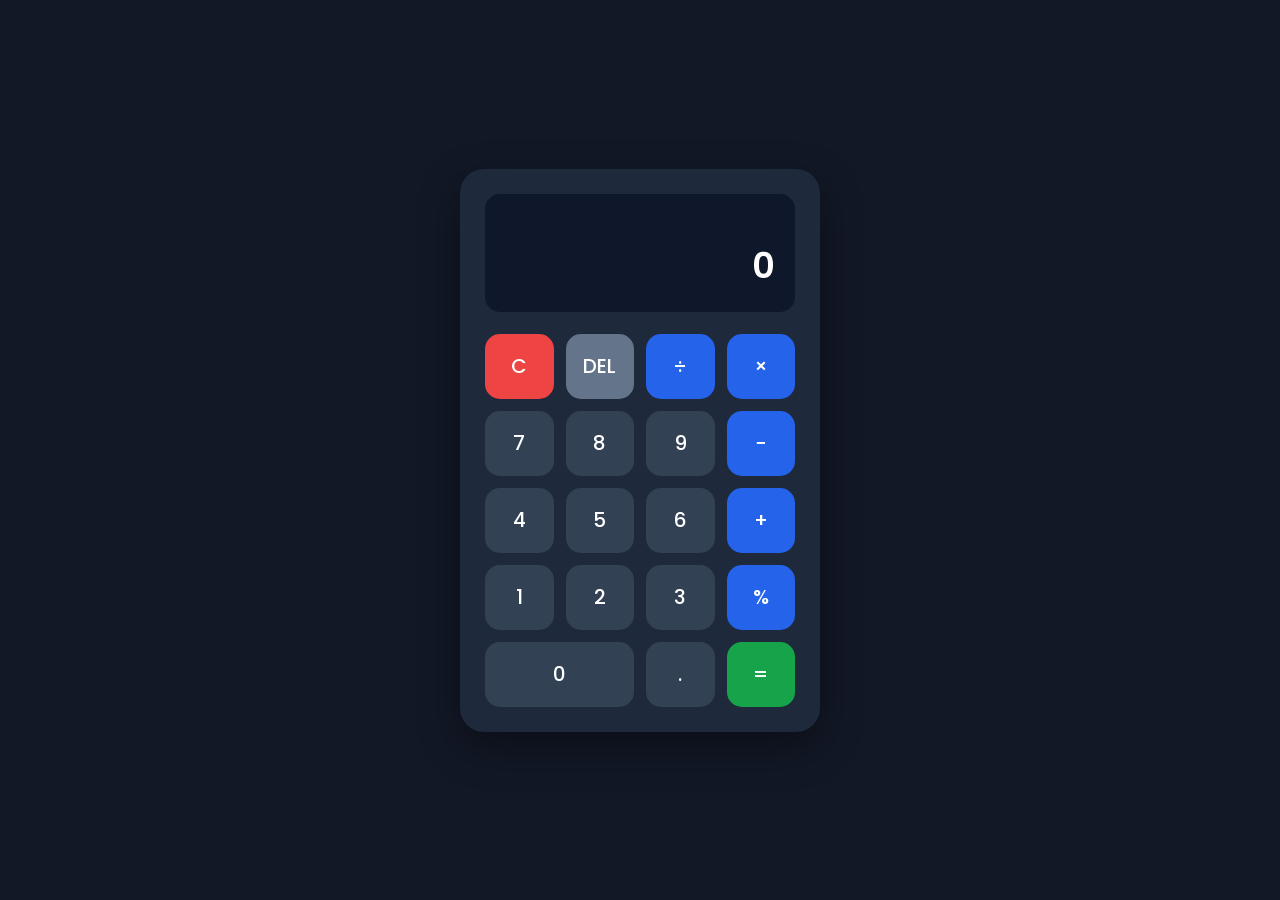
<file: WebDev-L2-Calculator/index.html>
<!doctype html>
<html lang="en">
  <head>
    <meta charset="UTF-8" />
    <meta name="viewport" content="width=device-width, initial-scale=1.0" />

    <title>Modern Calculator</title>

    <link rel="stylesheet" href="style.css" />
  </head>

  <body>
    <div class="calculator">
      <!-- Calculator Display -->
      <div class="display">
        <div class="previous-operand" id="previousOperand"></div>
        <div class="current-operand" id="currentOperand">0</div>
      </div>

      <!-- Calculator Buttons -->
      <div class="buttons">
        <button class="btn clear" data-action="clear">C</button>
        <button class="btn delete" data-action="delete">DEL</button>
        <button class="btn operator" data-operator="÷">÷</button>
        <button class="btn operator" data-operator="×">×</button>

        <button class="btn number" data-number="7">7</button>
        <button class="btn number" data-number="8">8</button>
        <button class="btn number" data-number="9">9</button>
        <button class="btn operator" data-operator="-">−</button>

        <button class="btn number" data-number="4">4</button>
        <button class="btn number" data-number="5">5</button>
        <button class="btn number" data-number="6">6</button>
        <button class="btn operator" data-operator="+">+</button>

        <button class="btn number" data-number="1">1</button>
        <button class="btn number" data-number="2">2</button>
        <button class="btn number" data-number="3">3</button>
        <button class="btn operator" data-operator="%">%</button>

        <button class="btn number zero" data-number="0">0</button>
        <button class="btn number" data-action="decimal">.</button>
        <button class="btn equal" data-action="calculate">=</button>
      </div>
    </div>

    <script src="script.js"></script>
  </body>
</html>
</file>
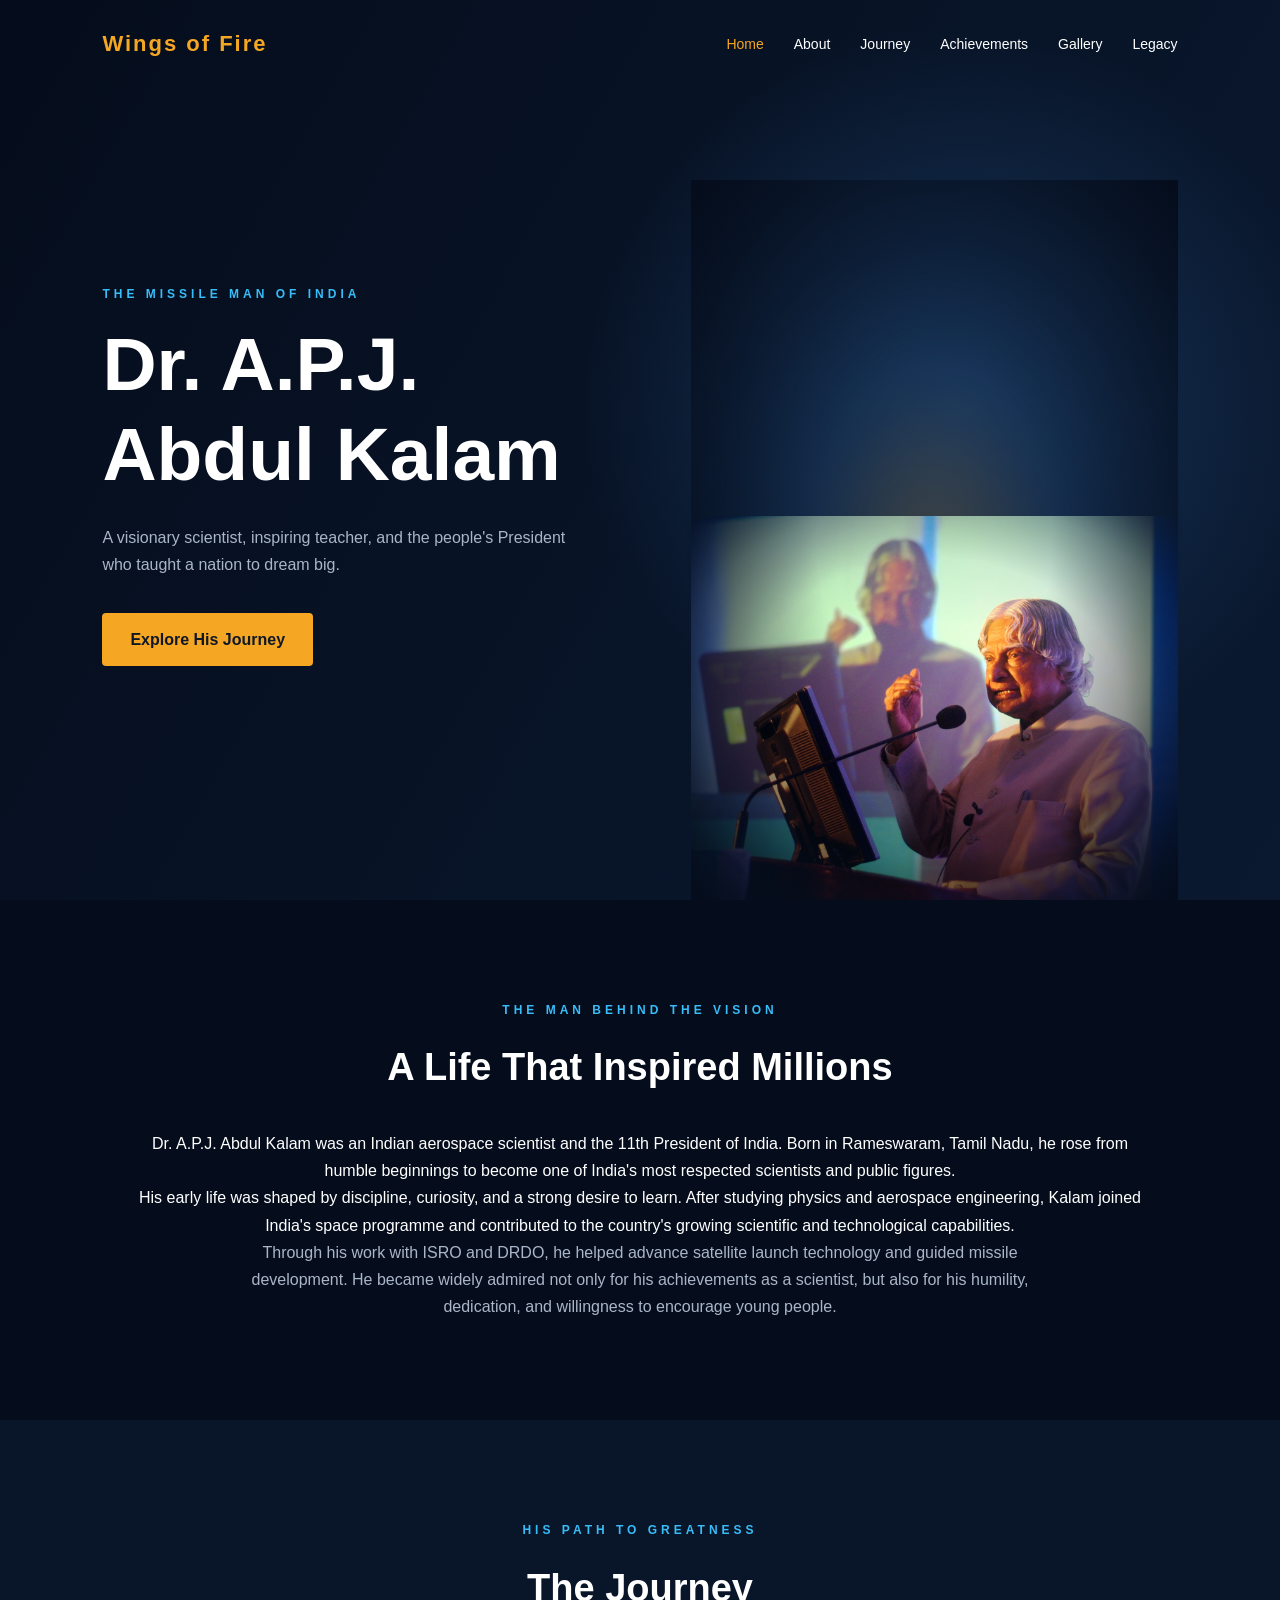
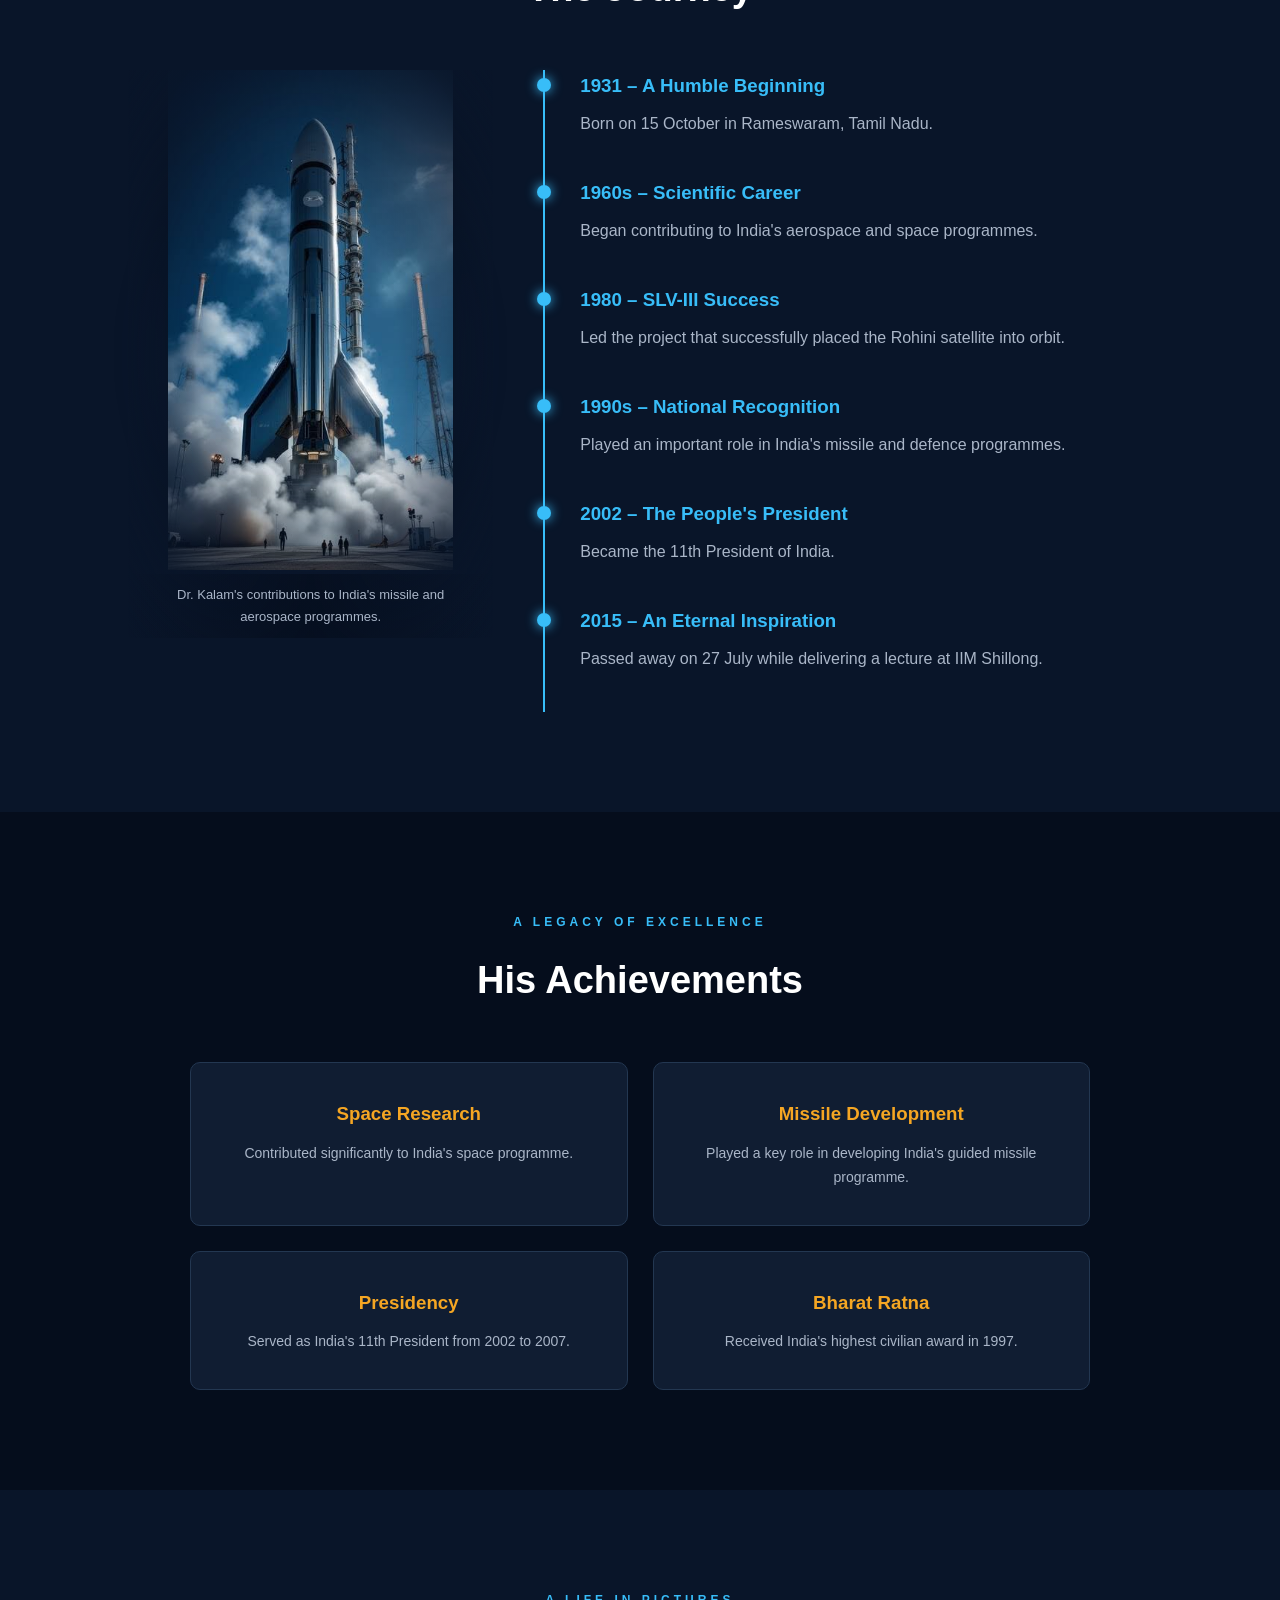
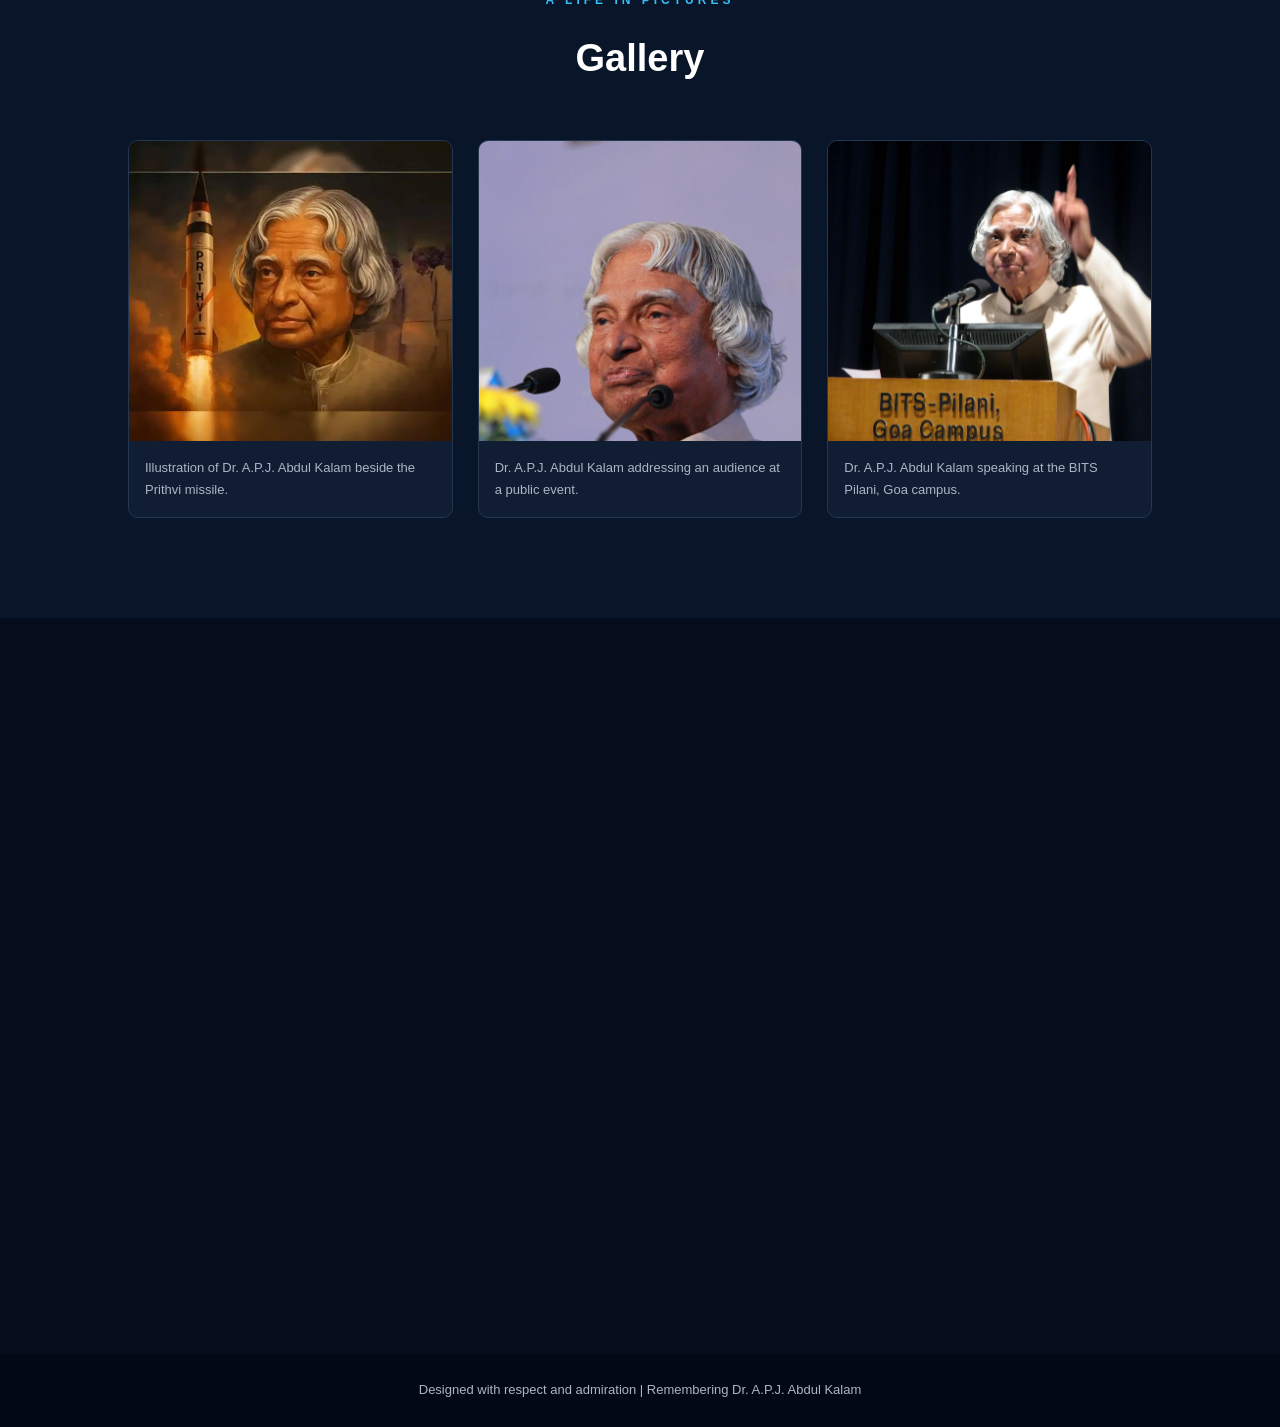
<file: WebDev-L2-TributePage/index.html>
<!doctype html>
<html lang="en">
  <head>
    <meta charset="UTF-8" />
    <meta name="viewport" content="width=device-width, initial-scale=1.0" />
    <title>Wings of Fire | Dr. A.P.J. Abdul Kalam</title>
    <link rel="stylesheet" href="style.css" />
  </head>
  <body>
    <header class="hero" id="home">
      <nav class="navbar">
        <h2 class="logo">Wings of Fire</h2>

        <ul class="nav-links">
          <li><a href="#home">Home</a></li>
          <li><a href="#about">About</a></li>
          <li><a href="#journey">Journey</a></li>
          <li><a href="#achievements">Achievements</a></li>
          <li><a href="#gallery">Gallery</a></li>
          <li><a href="#legacy">Legacy</a></li>
        </ul>
      </nav>

      <div class="hero-content">
        <p class="subtitle">THE MISSILE MAN OF INDIA</p>
        <h1>Dr. A.P.J.<br />Abdul Kalam</h1>
        <p class="hero-description">
          A visionary scientist, inspiring teacher, and the people's President
          who taught a nation to dream big.
        </p>
        <a href="#about" class="hero-btn">Explore His Journey</a>
      </div>

      <div class="hero-image">
        <img src="Asset/image1.jpg" alt="Dr. A.P.J. Abdul Kalam" />
      </div>
    </header>

    <main>
      <section class="about section" id="about">
        <p class="section-label">THE MAN BEHIND THE VISION</p>
        <h2>A Life That Inspired Millions</h2>

        <p>
          Dr. A.P.J. Abdul Kalam was an Indian aerospace scientist and the 11th
          President of India. Born in Rameswaram, Tamil Nadu, he rose from
          humble beginnings to become one of India's most respected scientists
          and public figures.
        </p>

        <p>
          His early life was shaped by discipline, curiosity, and a strong
          desire to learn. After studying physics and aerospace engineering,
          Kalam joined India's space programme and contributed to the country's
          growing scientific and technological capabilities.
        </p>

        <p>
          Through his work with ISRO and DRDO, he helped advance satellite
          launch technology and guided missile development. He became widely
          admired not only for his achievements as a scientist, but also for his
          humility, dedication, and willingness to encourage young people.
        </p>
      </section>

      <section class="journey section" id="journey">
        <p class="section-label">HIS PATH TO GREATNESS</p>
        <h2>The Journey</h2>

        <div class="journey-layout">
          <figure class="journey-visual">
            <img
              src="Asset/missile.jpg"
              alt="Missile launch representing Dr. A.P.J. Abdul Kalam's aerospace work"
              loading="lazy"
            />
            <figcaption>
              Dr. Kalam's contributions to India's missile and aerospace
              programmes.
            </figcaption>
          </figure>

          <div class="timeline">
            <div class="timeline-item">
              <h3>1931 – A Humble Beginning</h3>
              <p>Born on 15 October in Rameswaram, Tamil Nadu.</p>
            </div>

            <div class="timeline-item">
              <h3>1960s – Scientific Career</h3>
              <p>
                Began contributing to India's aerospace and space programmes.
              </p>
            </div>

            <div class="timeline-item">
              <h3>1980 – SLV-III Success</h3>
              <p>
                Led the project that successfully placed the Rohini satellite
                into orbit.
              </p>
            </div>

            <div class="timeline-item">
              <h3>1990s – National Recognition</h3>
              <p>
                Played an important role in India's missile and defence
                programmes.
              </p>
            </div>

            <div class="timeline-item">
              <h3>2002 – The People's President</h3>
              <p>Became the 11th President of India.</p>
            </div>

            <div class="timeline-item">
              <h3>2015 – An Eternal Inspiration</h3>
              <p>
                Passed away on 27 July while delivering a lecture at IIM
                Shillong.
              </p>
            </div>
          </div>
        </div>
      </section>

      <section class="achievements section" id="achievements">
        <p class="section-label">A LEGACY OF EXCELLENCE</p>
        <h2>His Achievements</h2>

        <div class="achievement-grid">
          <div class="achievement-card">
            <h3>Space Research</h3>
            <p>Contributed significantly to India's space programme.</p>
          </div>

          <div class="achievement-card">
            <h3>Missile Development</h3>
            <p>
              Played a key role in developing India's guided missile programme.
            </p>
          </div>

          <div class="achievement-card">
            <h3>Presidency</h3>
            <p>Served as India's 11th President from 2002 to 2007.</p>
          </div>

          <div class="achievement-card">
            <h3>Bharat Ratna</h3>
            <p>Received India's highest civilian award in 1997.</p>
          </div>
        </div>
      </section>

      <section class="gallery section" id="gallery">
        <p class="section-label">A LIFE IN PICTURES</p>
        <h2>Gallery</h2>

        <div class="gallery-grid">
          <figure class="gallery-card">
            <img
              src="Asset/gallery1.jpg"
              alt="Artistic portrait of Dr. A.P.J. Abdul Kalam beside a rocket"
              loading="lazy"
            />
            <figcaption>
              Illustration of Dr. A.P.J. Abdul Kalam beside the Prithvi missile.
            </figcaption>
          </figure>

          <figure class="gallery-card">
            <img
              src="Asset/gallery2.jpg"
              alt="Dr. A.P.J. Abdul Kalam standing at a public event"
              loading="lazy"
            />
            <figcaption>
              Dr. A.P.J. Abdul Kalam addressing an audience at a public event.
            </figcaption>
          </figure>

          <figure class="gallery-card">
            <img
              src="Asset/gallery3.jpg"
              alt="Dr. A.P.J. Abdul Kalam speaking to an audience"
              loading="lazy"
            />
            <figcaption>
              Dr. A.P.J. Abdul Kalam speaking at the BITS Pilani, Goa campus.
            </figcaption>
          </figure>
        </div>
      </section>

      <section class="quote section">
        <blockquote>
          “Dream, dream, dream. Dreams transform into thoughts and thoughts
          result in action.”
          <cite>— Dr. A.P.J. Abdul Kalam</cite>
        </blockquote>
      </section>

      <section class="legacy section" id="legacy">
        <p class="section-label">BEYOND A LIFETIME</p>
        <h2>His Legacy Lives On</h2>

        <p>
          Dr. Kalam believed in the power of education, innovation, and young
          minds. His life continues to inspire generations to work hard, dream
          boldly, and contribute to society.
        </p>
      </section>
    </main>

    <footer>
      <p>
        Designed with respect and admiration | Remembering Dr. A.P.J. Abdul
        Kalam
      </p>
    </footer>

    <script src="script.js"></script>
  </body>
</html>
</file>
<file: WebDev-L2-Calculator/style.css>
/* Google Font */
@import url("https://fonts.googleapis.com/css2?family=Poppins:wght@400;500;600;700&display=swap");

/* Reset */
* {
  margin: 0;
  padding: 0;
  box-sizing: border-box;
}

/* Main Page */
body {
  min-height: 100vh;
  display: flex;
  justify-content: center;
  align-items: center;
  background: #121826;
  font-family: "Poppins", sans-serif;
  padding: 20px;
}

/* Calculator Container */
.calculator {
  width: 100%;
  max-width: 360px;
  background: #1e293b;
  padding: 25px;
  border-radius: 24px;
  box-shadow: 0 15px 40px rgba(0, 0, 0, 0.4);
}

/* Display */
.display {
  background: #0f172a;
  min-height: 110px;
  padding: 20px;
  border-radius: 15px;
  margin-bottom: 22px;
  display: flex;
  flex-direction: column;
  justify-content: flex-end;
  align-items: flex-end;
  overflow: hidden;
}

.previous-operand {
  color: #94a3b8;
  font-size: 15px;
  min-height: 25px;
}

.current-operand {
  color: #ffffff;
  font-size: 35px;
  font-weight: 600;
  max-width: 100%;
  overflow-x: auto;
  white-space: nowrap;
}

/* Button Grid */
.buttons {
  display: grid;
  grid-template-columns: repeat(4, 1fr);
  gap: 12px;
}

/* Common Button Styling */
.btn {
  height: 65px;
  border: none;
  border-radius: 15px;
  font-family: inherit;
  font-size: 20px;
  font-weight: 500;
  cursor: pointer;
  transition:
    transform 0.2s ease,
    background 0.2s ease;
}

/* Hover Effect */
.btn:hover {
  transform: translateY(-3px);
}

.btn:active {
  transform: scale(0.95);
}

/* Number Buttons */
.number {
  background: #334155;
  color: #ffffff;
}

.number:hover {
  background: #475569;
}

/* Operator Buttons */
.operator {
  background: #2563eb;
  color: #ffffff;
}

.operator:hover {
  background: #1d4ed8;
}

/* Clear Button */
.clear {
  background: #ef4444;
  color: #ffffff;
}

.clear:hover {
  background: #dc2626;
}

/* Delete Button */
.delete {
  background: #64748b;
  color: #ffffff;
}

.delete:hover {
  background: #475569;
}

/* Equals Button */
.equal {
  background: #16a34a;
  color: #ffffff;
}

.equal:hover {
  background: #15803d;
}

/* Zero Button */
.zero {
  grid-column: span 2;
}

/* Responsive Design */
@media (max-width: 400px) {
  .calculator {
    padding: 18px;
  }

  .btn {
    height: 58px;
    font-size: 18px;
  }

  .current-operand {
    font-size: 28px;
  }
}
</file>
<file: WebDev-L2-TributePage/style.css>
* {
  margin: 0;
  padding: 0;
  box-sizing: border-box;
  scroll-behavior: smooth;
}

:root {
  --background: #050d1c;
  --card: #101d32;
  --accent: #f5a623;
  --secondary: #38bdf8;
  --text: #ffffff;
  --muted: #aab6c8;
}

body {
  background: var(--background);
  color: var(--text);
  font-family: "Poppins", sans-serif;
  line-height: 1.7;
}

.hero {
  min-height: 100vh;
  position: relative;
  overflow: hidden;
  padding: 25px 8%;
  display: flex;
  align-items: center;
  background:
    radial-gradient(circle at 75% 45%, #18365b 0%, transparent 35%),
    linear-gradient(120deg, #050d1c, #0a1930);
}

.navbar {
  position: absolute;
  top: 0;
  left: 0;
  width: 100%;
  padding: 25px 8%;
  display: flex;
  align-items: center;
  justify-content: space-between;
  z-index: 10;
}

.logo {
  font-family: "Orbitron", sans-serif;
  color: var(--accent);
  font-size: 22px;
  letter-spacing: 2px;
}

.nav-links {
  display: flex;
  gap: 30px;
  list-style: none;
}

.nav-links a {
  text-decoration: none;
  color: var(--text);
  font-size: 14px;
  transition: 0.3s;
}

.nav-links a:hover {
  color: var(--accent);
}

.nav-links a.active {
  color: var(--accent);
}

.hero-content {
  max-width: 600px;
  z-index: 2;
  margin-top: 50px;
}

.subtitle,
.section-label {
  color: var(--secondary);
  letter-spacing: 4px;
  font-size: 12px;
  font-weight: 600;
  margin-bottom: 15px;
}

.hero h1 {
  font-family: "Orbitron", sans-serif;
  font-size: clamp(42px, 6vw, 75px);
  line-height: 1.2;
  margin-bottom: 25px;
}

.hero-description {
  color: var(--muted);
  max-width: 480px;
  margin-bottom: 35px;
}

.hero-btn {
  display: inline-block;
  padding: 13px 28px;
  background: var(--accent);
  color: #101827;
  text-decoration: none;
  border-radius: 4px;
  font-weight: 600;
  transition: 0.3s;
}

.hero-btn:hover {
  background: #ffc15c;
  transform: translateY(-3px);
}

.hero-image {
  position: absolute;
  right: 8%;
  bottom: 0;
  width: 38%;
  height: 80%;
  display: flex;
  justify-content: center;
  align-items: flex-end;
  border: 0;
  isolation: isolate;
}

.hero-image::before,
.journey-visual::before {
  content: "";
  position: absolute;
  inset: 12% 8%;
  z-index: -1;
  border-radius: 50%;
  background: radial-gradient(
    ellipse at center,
    rgba(245, 166, 35, 0.2),
    rgba(24, 54, 91, 0.35) 42%,
    transparent 76%
  );
  filter: blur(24px);
}

.hero-image::after,
.journey-visual::after {
  content: "";
  position: absolute;
  inset: 0;
  z-index: 1;
  pointer-events: none;
  background: radial-gradient(
    ellipse at center,
    transparent 34%,
    rgba(5, 13, 28, 0.42) 67%,
    #050d1c 100%
  );
}

.journey-visual::after {
  background: radial-gradient(
    ellipse at center,
    transparent 34%,
    rgba(9, 21, 41, 0.42) 67%,
    #091529 100%
  );
}

.hero-image img {
  position: relative;
  z-index: 0;
  max-width: 100%;
  max-height: 100%;
  object-fit: contain;
  filter: drop-shadow(0 14px 24px rgba(0, 0, 0, 0.35));
}

.image-credit {
  position: absolute;
  right: 0;
  bottom: 8px;
  z-index: 2;
  color: var(--muted);
  font-size: 10px;
  text-align: right;
}

.image-credit a {
  color: var(--accent);
}

.section {
  padding: 100px 10%;
  text-align: center;
}

.section h2 {
  font-family: "Orbitron", sans-serif;
  font-size: clamp(26px, 4vw, 38px);
  margin-bottom: 30px;
}

.about > p:last-child,
.legacy > p:last-child {
  max-width: 800px;
  margin: auto;
  color: var(--muted);
}

.journey {
  background: #091529;
}

.journey-layout {
  display: grid;
  grid-template-columns: minmax(220px, 0.75fr) minmax(0, 1.25fr);
  gap: 50px;
  max-width: 1100px;
  margin: 50px auto 0;
  align-items: start;
  text-align: left;
}

.journey-visual {
  position: sticky;
  top: 100px;
  margin: 0;
  padding: 0;
  border: 0;
  isolation: isolate;
}

.journey-visual img {
  display: block;
  width: 100%;
  max-height: 500px;
  object-fit: contain;
  filter: drop-shadow(0 14px 24px rgba(0, 0, 0, 0.35));
}

.hero-image img,
.journey-visual img {
  -webkit-mask-image: radial-gradient(
    ellipse at center,
    #000 32%,
    rgba(0, 0, 0, 0.92) 55%,
    rgba(0, 0, 0, 0.55) 78%,
    transparent 100%
  );
  mask-image: radial-gradient(
    ellipse at center,
    #000 32%,
    rgba(0, 0, 0, 0.92) 55%,
    rgba(0, 0, 0, 0.55) 78%,
    transparent 100%
  );
  -webkit-mask-repeat: no-repeat;
  mask-repeat: no-repeat;
  -webkit-mask-size: 100% 100%;
  mask-size: 100% 100%;
  mask-mode: alpha;
}

.journey-visual figcaption {
  position: relative;
  z-index: 2;
  max-width: 430px;
  margin: 4px auto 0;
  padding: 10px 18px;
  color: var(--muted);
  font-size: 13px;
  text-align: center;
  background: linear-gradient(
    90deg,
    transparent,
    rgba(5, 13, 28, 0.7),
    transparent
  );
}

.journey-visual a {
  color: var(--accent);
}

.timeline {
  max-width: 750px;
  margin: 0;
  text-align: left;
  border-left: 2px solid var(--secondary);
  padding-left: 35px;
}

.timeline-item {
  position: relative;
  margin-bottom: 40px;
}

.timeline-item::before {
  content: "";
  position: absolute;
  left: -43px;
  top: 8px;
  width: 14px;
  height: 14px;
  background: var(--secondary);
  border-radius: 50%;
  box-shadow: 0 0 12px var(--secondary);
}

.timeline-item h3 {
  color: var(--secondary);
  margin-bottom: 8px;
}

.timeline-item p {
  color: var(--muted);
}

.achievement-grid {
  display: grid;
  grid-template-columns: repeat(2, 1fr);
  gap: 25px;
  max-width: 900px;
  margin: 50px auto 0;
}

.achievement-card {
  background: var(--card);
  padding: 35px 25px;
  border: 1px solid #233751;
  border-radius: 10px;
  transition: 0.3s;
}

.achievement-card:hover {
  transform: translateY(-8px);
  border-color: var(--accent);
  box-shadow: 0 10px 30px rgba(245, 166, 35, 0.1);
}

.achievement-card h3 {
  color: var(--accent);
  margin-bottom: 12px;
}

.achievement-card p {
  color: var(--muted);
  font-size: 14px;
}

.legacy {
  background: radial-gradient(circle at center, #142b49, #050d1c 70%);
}

.gallery {
  background: #091529;
}

.gallery-grid {
  display: grid;
  grid-template-columns: repeat(3, 1fr);
  gap: 25px;
  max-width: 1100px;
  margin: 50px auto 0;
}

.gallery-card {
  overflow: hidden;
  background: var(--card);
  border: 1px solid #233751;
  border-radius: 10px;
  text-align: left;
}

.gallery-card img {
  display: block;
  width: 100%;
  height: 300px;
  object-fit: cover;
}

.gallery-card figcaption {
  padding: 16px;
  color: var(--muted);
  font-size: 13px;
}

.gallery-card a {
  color: var(--accent);
}

.quote {
  background: #f5a623;
  color: #101827;
}

.quote blockquote {
  max-width: 850px;
  margin: auto;
  font-family: Georgia, "Times New Roman", serif;
  font-size: clamp(24px, 4vw, 40px);
  font-style: italic;
  line-height: 1.4;
}

.quote cite {
  display: block;
  margin-top: 20px;
  font-family: "Poppins", sans-serif;
  font-size: 14px;
  font-style: normal;
  font-weight: 600;
}

.reveal {
  opacity: 0;
  transform: translateY(24px);
  transition:
    opacity 0.7s ease,
    transform 0.7s ease;
}

.reveal.is-visible {
  opacity: 1;
  transform: translateY(0);
}

.back-to-top {
  position: fixed;
  right: 24px;
  bottom: 24px;
  width: 44px;
  height: 44px;
  border: 1px solid var(--accent);
  border-radius: 50%;
  background: var(--accent);
  color: #101827;
  cursor: pointer;
  font-size: 22px;
  opacity: 0;
  pointer-events: none;
  transform: translateY(12px);
  transition:
    opacity 0.3s ease,
    transform 0.3s ease,
    background 0.3s ease;
  z-index: 20;
}

.back-to-top:hover {
  background: #ffc15c;
}

.back-to-top.is-visible {
  opacity: 1;
  pointer-events: auto;
  transform: translateY(0);
}

footer {
  padding: 25px;
  text-align: center;
  background: #030914;
  color: var(--muted);
  font-size: 13px;
}

/* Responsive Design */
@media (max-width: 900px) {
  .hero {
    padding-top: 120px;
  }

  .hero-image {
    opacity: 0.25;
    width: 70%;
    right: 0;
  }

  .hero-content {
    position: relative;
  }
}

@media (max-width: 650px) {
  .navbar {
    flex-direction: column;
    gap: 15px;
  }

  .nav-links {
    gap: 13px;
    flex-wrap: wrap;
    justify-content: center;
  }

  .nav-links a {
    font-size: 12px;
  }

  .hero {
    min-height: 90vh;
  }

  .hero h1 {
    font-size: 42px;
  }

  .section {
    padding: 75px 7%;
  }

  .achievement-grid {
    grid-template-columns: 1fr;
  }

  .gallery-grid {
    grid-template-columns: 1fr;
  }

  .journey-layout {
    grid-template-columns: 1fr;
  }

  .journey-visual {
    position: static;
  }

  .back-to-top {
    right: 16px;
    bottom: 16px;
  }

  .timeline {
    padding-left: 25px;
  }

  .timeline-item::before {
    left: -33px;
  }
}
</file>
